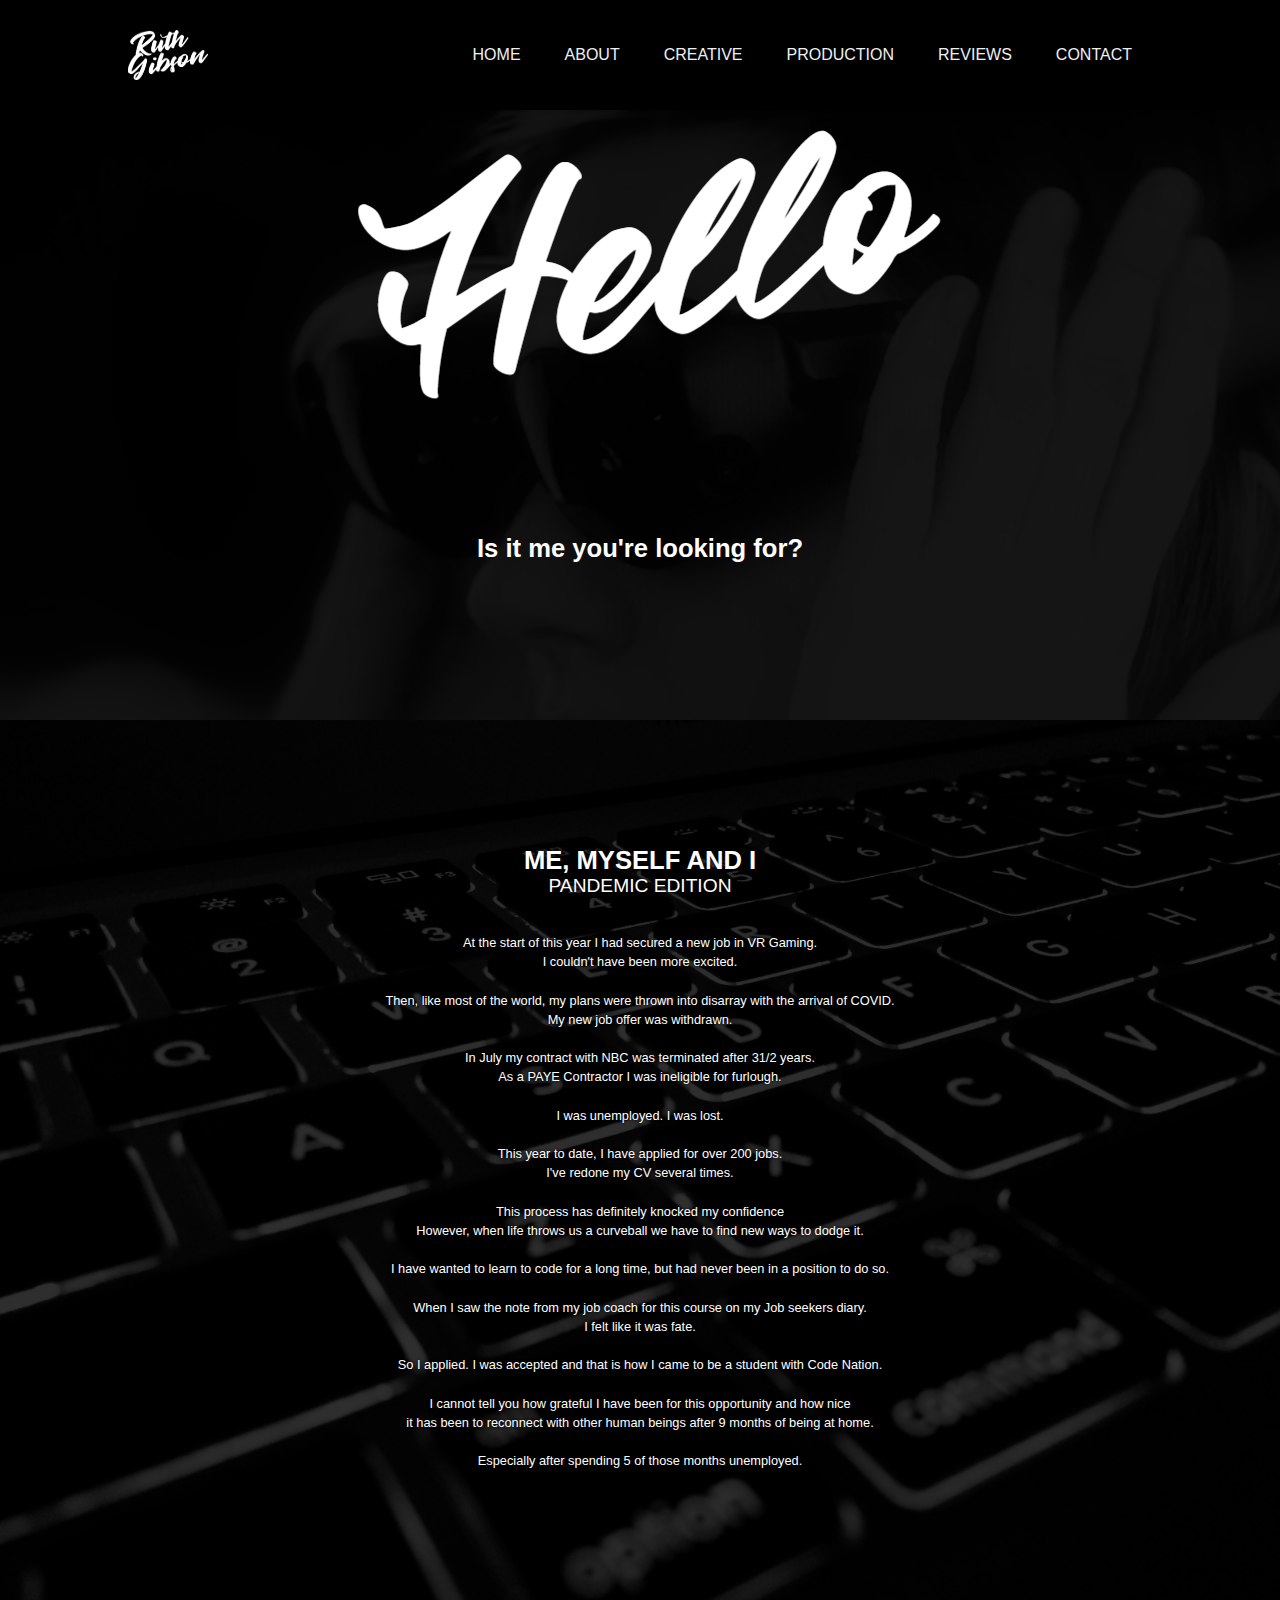
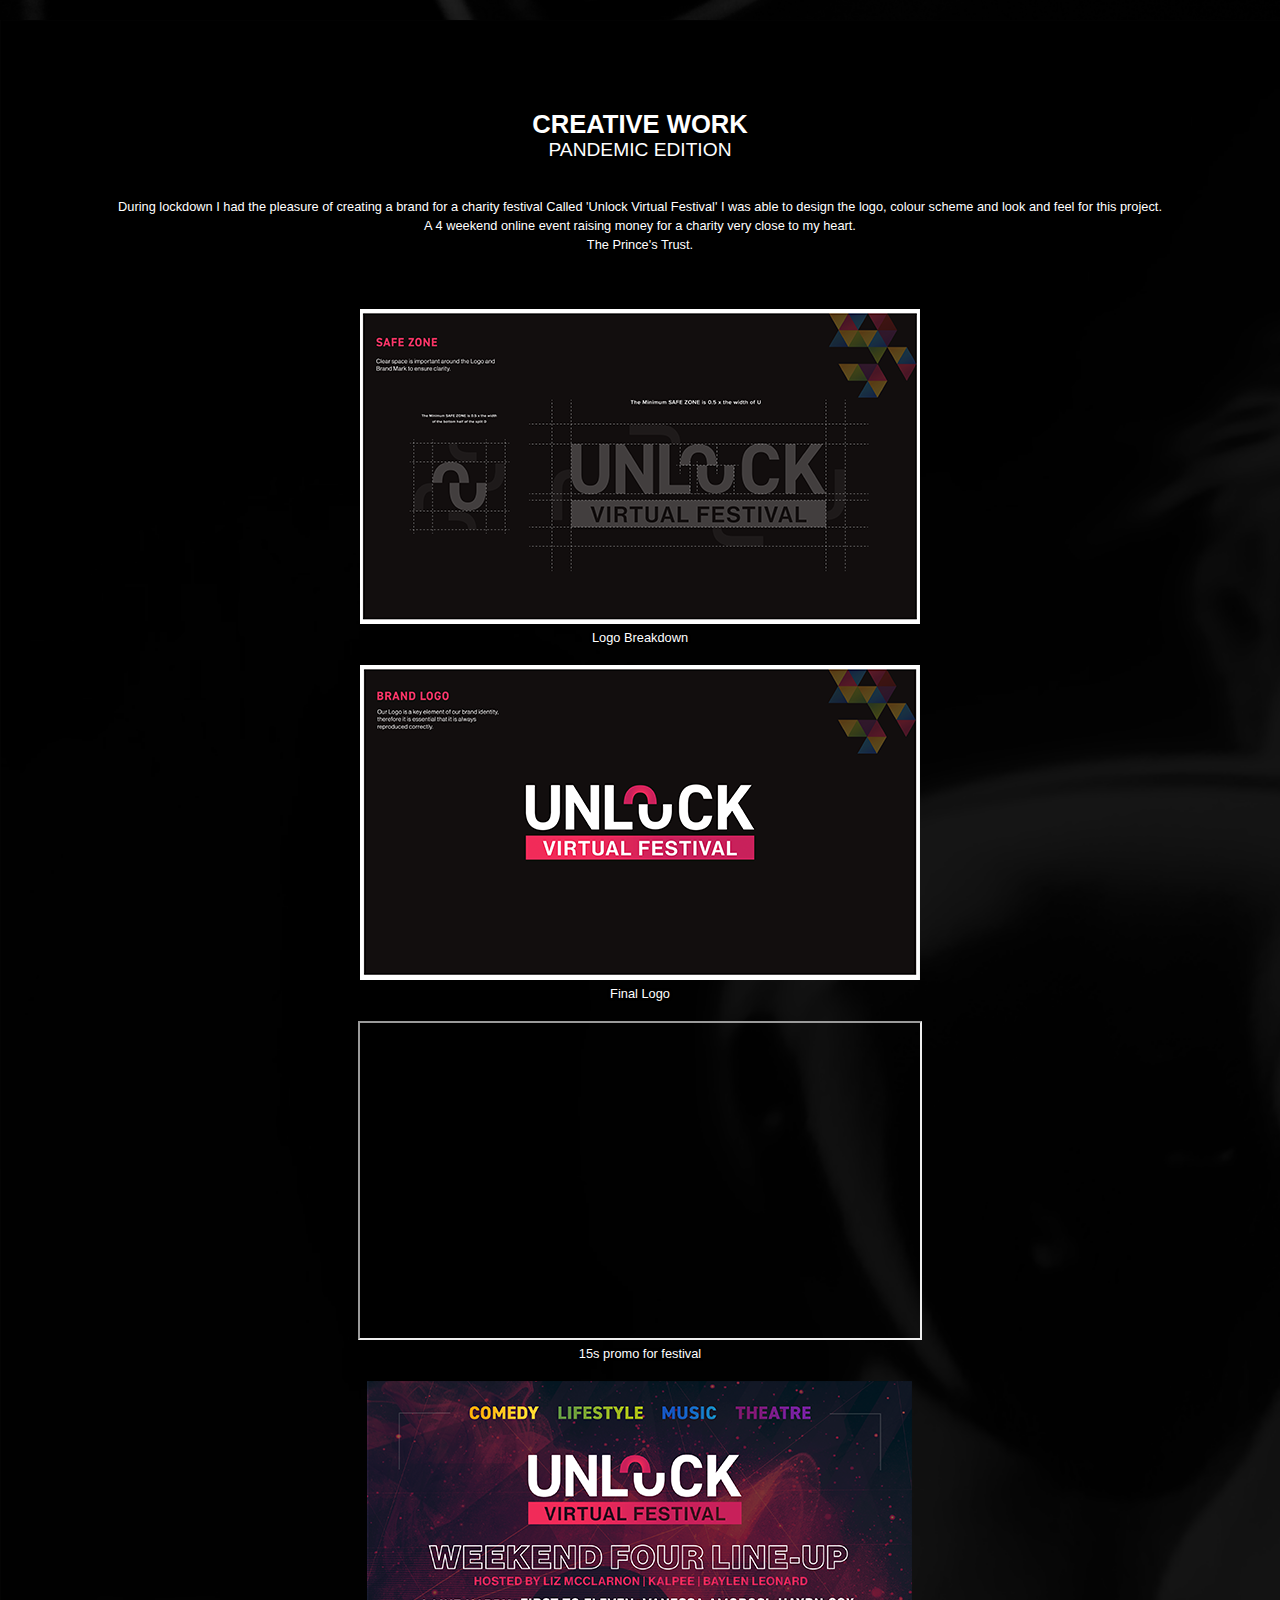
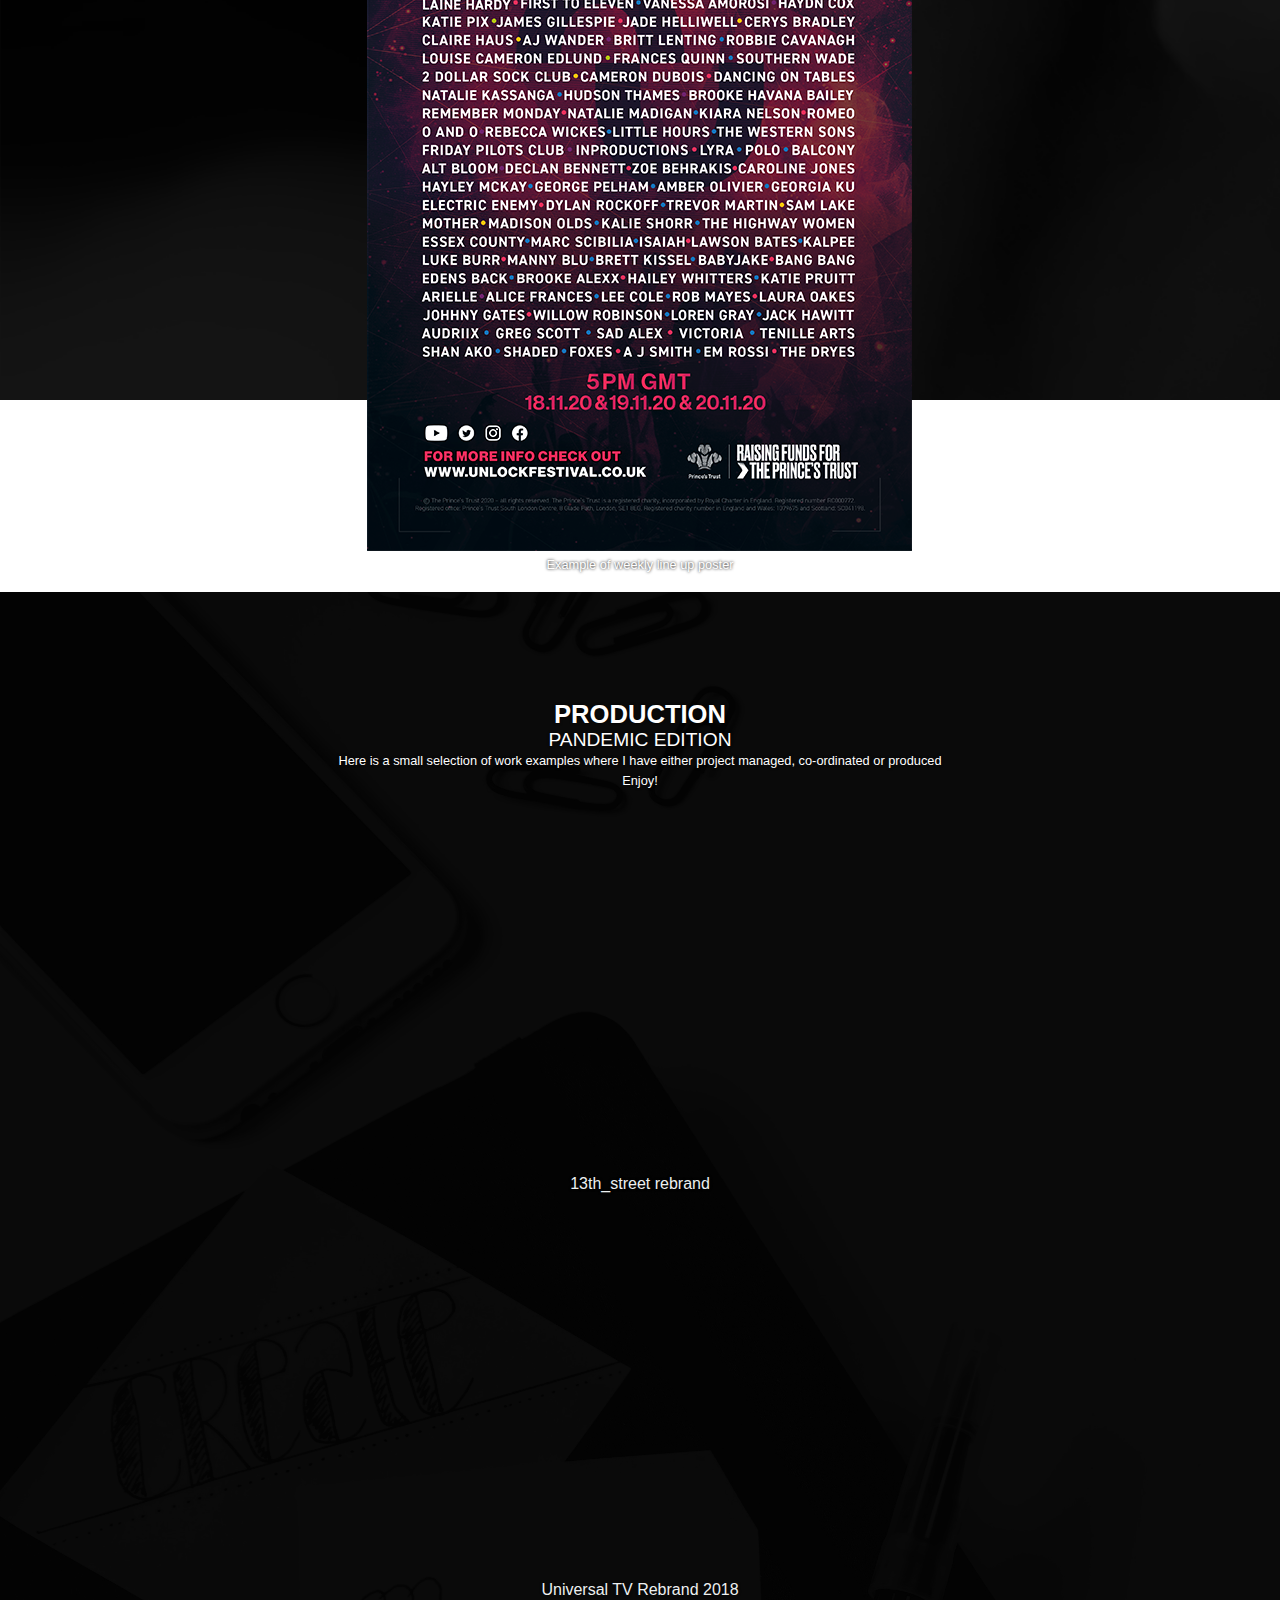
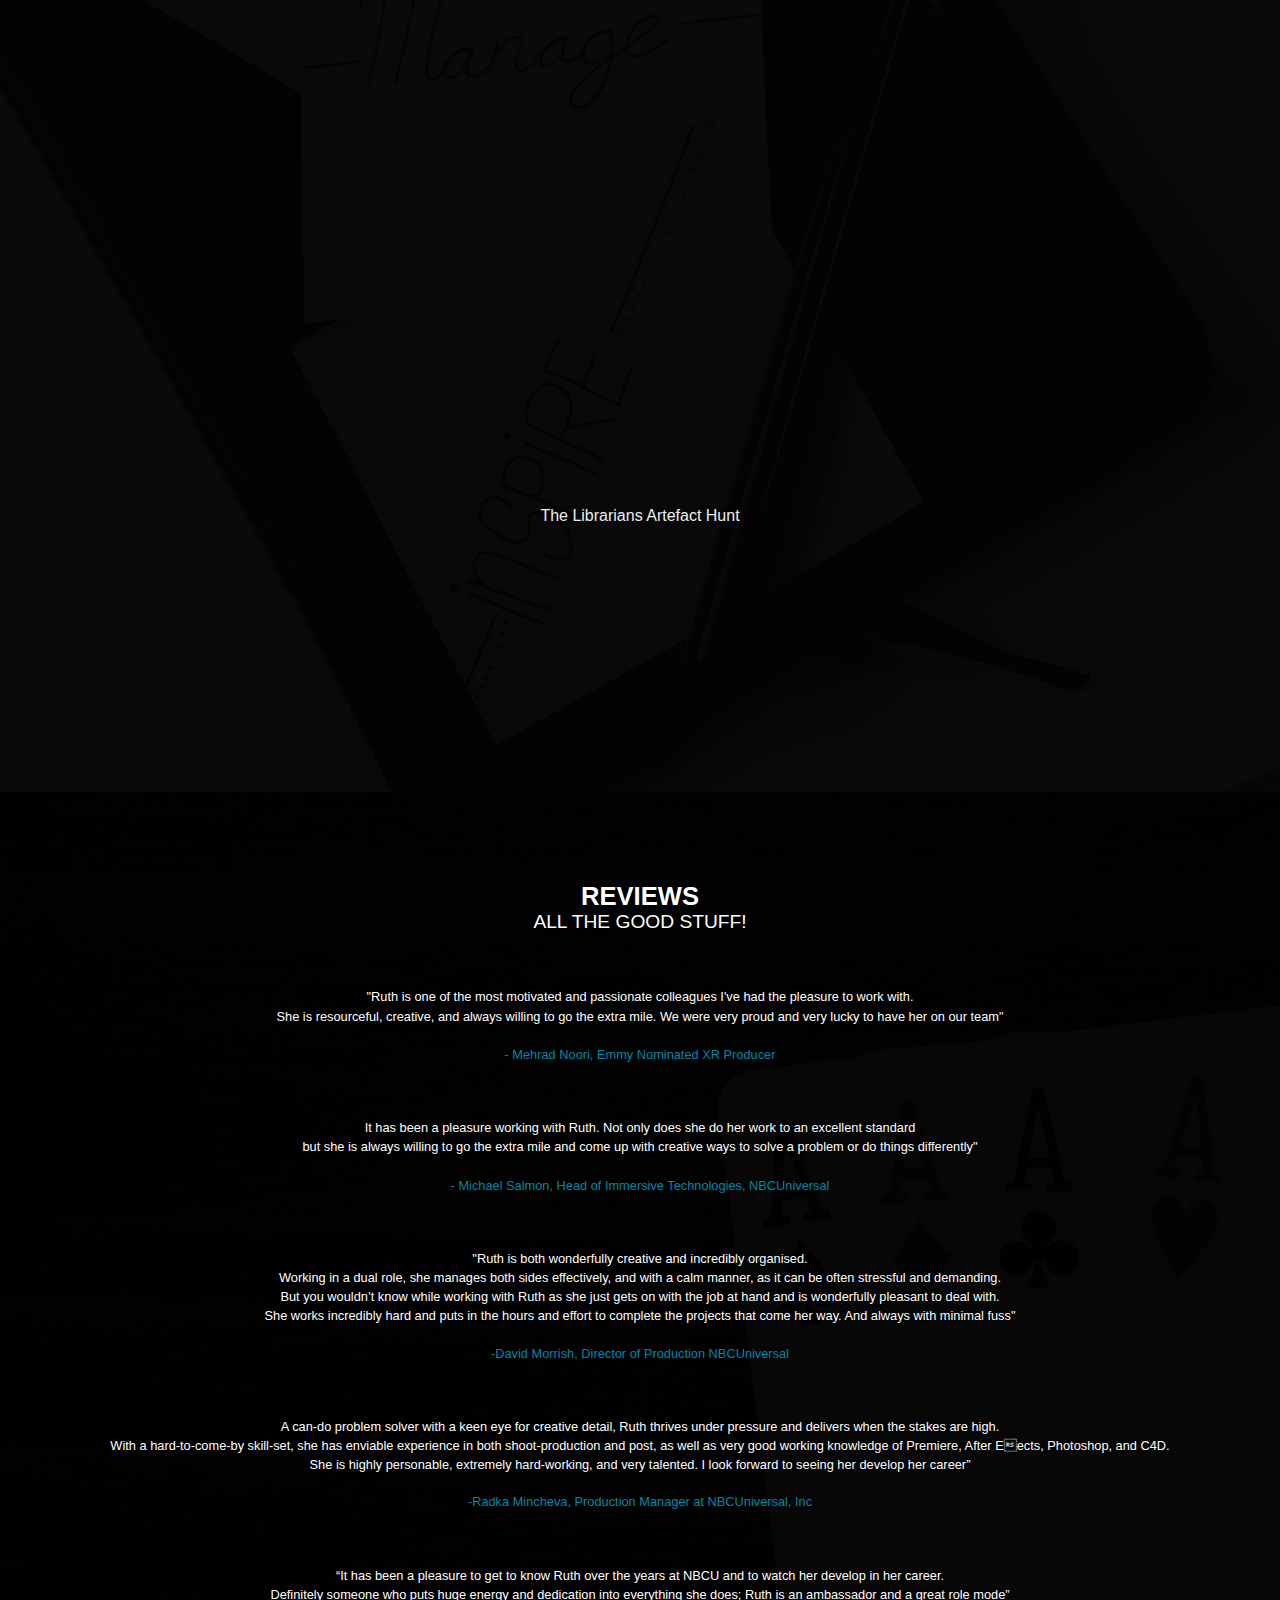
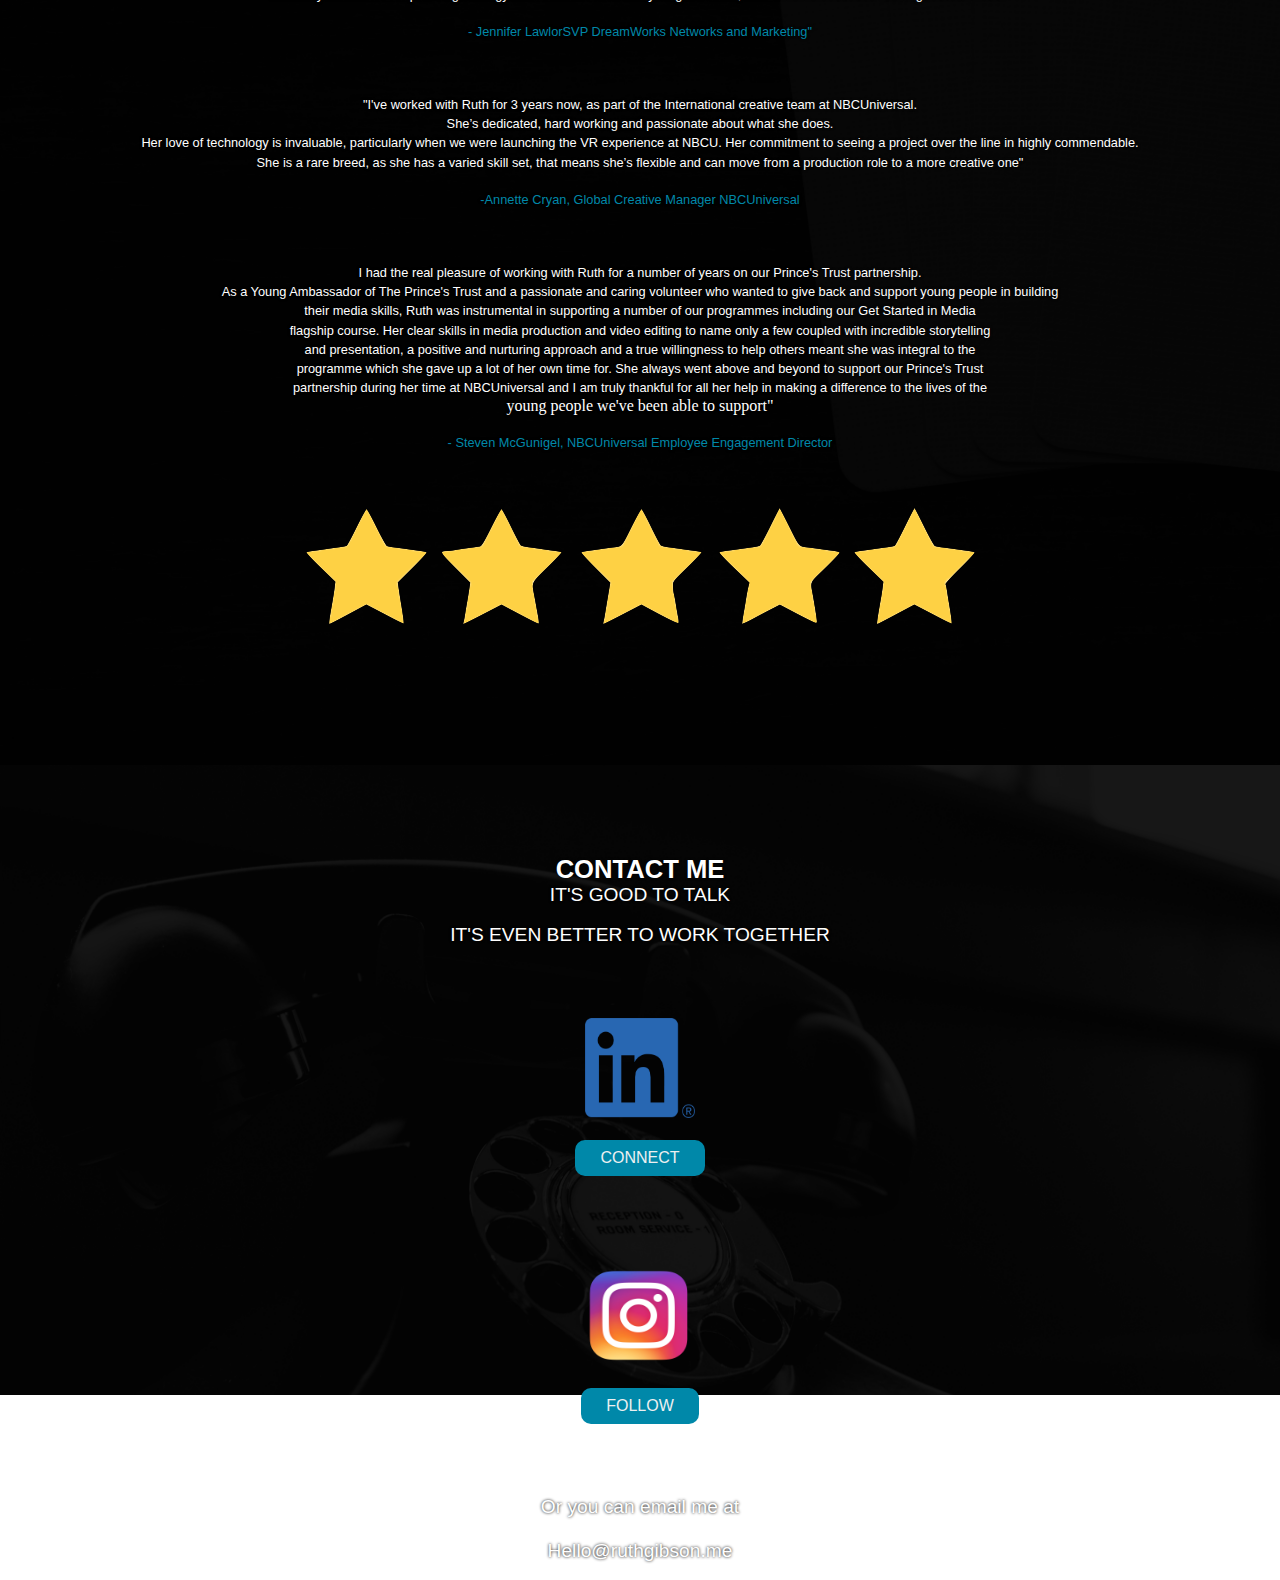
<file: index.html>
<!DOCTYPE html>
<head>
    <meta charset="utf-8">
    <meta http-eqiv="X-UA-Compatible" content="IT=edge">
    <title>Ruth Gibson</title>

    <meta name = "viewport" content="width=device-width, initial scale=1.0">
    <link rel="stylesheet" href="styles.css">
</head>
<body>
    <header>
        <img class="logo" src="logo.png" alt="logo">
        <nav>
            <ul class="nav_links">
                <li><a href="index.html">HOME</a></li>
                <li><a href="about.html">ABOUT</a></li>
                <li><a href="creative.html">CREATIVE</a></li>
                <li><a href="production.html">PRODUCTION</a></li>
                <li><a href="reviews.html">REVIEWS</a></li>
                <li><a href="contact.html">CONTACT</a></li>         
            </ul>
        </nav>
        <!-- <a class="cta" href="#"><button>Say Hello</button></a> I didn't like the button so took it out but kept the code 
        incase I wanted a button anywhere else! -->
</header>
<div id="container">
    <div id="main">
        <div class="hero">
                <div class="centerLogo">
                    <img src="hello.png" alt="hello">
                    <h2> Is it me you're looking for?</h2>
                </div>

<div class="memyselfandi">
    <br>
    <br>
    <h2> ME, MYSELF AND I</h2>
        <h3>PANDEMIC EDITION</h3>
        <br>
        <br>
        <p> At the start of this year I had secured a new job in VR Gaming.<br>
            I couldn't have been more excited. <br><br>
            Then, like most of the world, my plans were thrown into disarray with the arrival of COVID.<br>
            My new job offer was withdrawn. <br><br>
            In July my contract with NBC was terminated after 31/2 years. <br>
            As a PAYE Contractor I was ineligible for furlough. <br><br>
            I was unemployed. I was lost. <br><br>
            This year to date, I have applied for over 200 jobs.<br> 
            I've redone my CV several times.<br><br>
            This process has definitely knocked my confidence<br>
            However, when life throws us a curveball we have to find new ways to dodge it.<br><br>
            I have wanted to learn to code for a long time, but had never been in a position to do so.<br><br>
            When I saw the note from my job coach for this course on my Job seekers diary. <br>
            I felt like it was fate.<br><br>
            So I applied. I was accepted and that is how I came to be a student with Code Nation. <br><br>
            I cannot tell you how grateful I have been for this opportunity and how nice <br>
            it has been to reconnect with other human beings after 9 months of being at home.<br><br>
            Especially after spending 5 of those months unemployed.</p>
    </div>   


<div class="creative">
    <h2> CREATIVE WORK</h2>
        <h3>PANDEMIC EDITION</h3>
        <br>
        <br>
    <p>During lockdown I had the pleasure of creating a brand for a charity festival
    Called 'Unlock Virtual Festival' I was able to design the logo, colour scheme and look and feel for this project. <br>A 4 weekend online event raising money for a charity
    very close to my heart. <br> The Prince's Trust.</p>
    <br>
    <br>
    <br>
    <div class="row">
        <div class="clm1">
            <img src="UNLOCK2.png" alt="unlock2">
            <p>Logo Breakdown</p>
            <br>
        </div>
        <div class="clm3">
            <img src="UNLOCK1.png" alt="unlock1">
            <p>Final Logo</p>
            <br>
        </div>
        <div class="clm2">
            <iframe width="560" height="315" src="https://www.youtube-nocookie.com/embed/Yp0gaw5DvM4" 
            frameborder="5" allow="accelerometer; autoplay; clipboard-write; encrypted-media; 
            gyroscope; picture-in-picture" allowfullscreen></iframe>
            <p>15s promo for festival</p>
            <br>
            <div class="clm3">
                <img src="poster4.png" alt="Poster weekend 4">
                <p>Example of weekly line up poster</p>
                <br>
        </div>
<div class="production">
<br><h2> PRODUCTION</h2>
<h3>PANDEMIC EDITION</h3>
<p> Here is a small selection of work examples where I have either project managed, co-ordinated or produced <br> Enjoy!</p>
<br>
<iframe src="https://player.vimeo.com/video/477410324" width="640" height="360" frameborder="0" allow="autoplay; fullscreen" allowfullscreen></iframe>
<p><a href="https://vimeo.com/477410324">13th_street rebrand</a></p>
<br>
<iframe src="https://player.vimeo.com/video/272917179?color=dcd2ff&title=0&byline=0&portrait=0" width="640" height="360" frameborder="0" allow="autoplay; fullscreen" allowfullscreen></iframe>
<p><a href="https://vimeo.com/272917179">Universal TV Rebrand 2018</a></p>
<br>
<iframe src="https://player.vimeo.com/video/477412888" width="640" height="480" frameborder="0" allow="autoplay; fullscreen" allowfullscreen></iframe>
<br>
<p><a href="https://vimeo.com/477412888">The Librarians Artefact Hunt</a></p>
<br>
<iframe src="https://player.vimeo.com/video/477416426" width="640" height="360" frameborder="0" allow="autoplay; fullscreen" allowfullscreen></iframe>
<p><a href="https://vimeo.com/477416426">Eleven Eleven VR Playstation</a> </p>
</div>

</div>
<div class="reviews">

<h2>REVIEWS</h2>
<h3>ALL THE GOOD STUFF!</h3>
<br>
<br>
<br>
<h4>"Ruth is one of the most motivated and passionate colleagues I've had the pleasure to work with.<br>
    She is resourceful, creative, and always willing to go the extra mile. We were very proud and very lucky to have her on our team"<br>
    <br>
    <h5>- Mehrad Noori, Emmy Nominated XR Producer</h4>
<br>
<br>
<br>
<h4>It has been a pleasure working with Ruth. Not only does she do her work to an excellent standard <br>but she is always willing to
    go the extra mile and come up with creative ways to solve a problem or do things differently"<br>
    <br>
   <h5>- Michael Salmon, Head of Immersive Technologies, NBCUniversal</h5>
<br>
<br>
<br>
<h4>"Ruth is both wonderfully creative and incredibly organised.<br>
    Working in a dual role, she manages both sides effectively, and with a calm manner, as it can be often stressful and demanding.<br>
    But you wouldn’t know while working with Ruth as she just gets on with the job at hand and is wonderfully pleasant to deal with.<br>
    She works incredibly hard and puts in the hours and effort to complete the projects that come her way. And always with minimal fuss"<br></h4>
    <br>
    <h5>-David Morrish, Director of Production NBCUniversal</h5>
    <br>
    <br>
    <br>
<h4>A can-do problem solver with a keen eye for creative detail, Ruth thrives under
    pressure and delivers when the stakes are high.<br> With a hard-to-come-by skill-set, she has enviable experience in both
    shoot-production and post, as well as very good working knowledge of Premiere, After Eects, Photoshop, and C4D.<br>
    She is highly personable, extremely hard-working, and very talented. I look forward to seeing her develop her career”<br></h4>
    <br>
    <h5>-Radka Mincheva, Production Manager at NBCUniversal, Inc</h5>
    <br>
    <br>
    <br>
<h4>“It has been a pleasure to get to know Ruth over the years at NBCU and to watch her develop in her career.<br>
    Definitely someone who puts huge energy and dedication into everything she does; Ruth is an ambassador and a great role mode”<br></h4>
    <br>
    <h5>- Jennifer LawlorSVP DreamWorks Networks and Marketing"</h5>
    <br>
    <br>
    <br>
<h4>"I've worked with Ruth for 3 years now, as part of the International creative team at NBCUniversal.<br>
    She’s dedicated, hard working and passionate about what she does.<br> Her love of technology is invaluable, particularly
    when we were launching the VR experience at NBCU. Her commitment to seeing a project over the line in highly commendable.<br>
    She is a rare breed, as she has a varied skill set, that means she’s flexible and can move from a production role to a more creative one"</h4>
    <br>
    <h5>-Annette Cryan, Global Creative Manager NBCUniversal</h5>
    <br>
    <br>
    <br>
<h4> I had the real pleasure of working with Ruth for a number of years on our Prince's Trust partnership.<br>As a Young Ambassador
    of The Prince's Trust and a passionate and caring volunteer who wanted to give back and support young people in building<br>
    their media skills, Ruth was instrumental in supporting a number of our programmes including our Get Started in Media<br>
    flagship course. Her clear skills in media production and video editing to name only a few coupled with incredible storytelling<br>
    and presentation, a positive and nurturing approach and a true willingness to help others meant she was integral to the<br>
    programme which she gave up a lot of her own time for. She always went above and beyond to support our Prince's Trust<br>
    partnership during her time at NBCUniversal and I am truly thankful for all her help in making a difference to the lives of the<br></h4>
    young people we've been able to support"<br>
    <br>
    <h5>- Steven McGunigel, NBCUniversal Employee Engagement Director</h5>
<br>
<br>
<br>
<img src="5 stars.png" alt="5 gold stars">
<br>
<div class="contact">
    <h2>CONTACT ME</h2>
    <h3>IT'S GOOD TO TALK</h3>
    <br>
    <h3>IT'S EVEN BETTER TO WORK TOGETHER</h3>
    <br>
    <br>
    <br>
    <br>
    <div class="linkedin">
    <img src="linkedin.png" alt="Linked in Logo" width="110px" height="100px">
    <a href="https://www.linkedin.com/in/ruthngibson/"><BR><br><button>CONNECT</button> </p>
    <br>
    <br>
    <br>
    <br>
    <br>
<div class ="instagram">
    <img src="insta.png" alt="Instagram Logo" width="110px" height="100px">
    <a href="https://www.instagram.com/jamberary"><BR><br><button>FOLLOW</button> </p>
</div>
<br>
<br>
<br>
<br>
<h3> Or you can email me at <br>
<br>
     Hello@ruthgibson.me</h3>
<br>

</body>
</html>
</file>
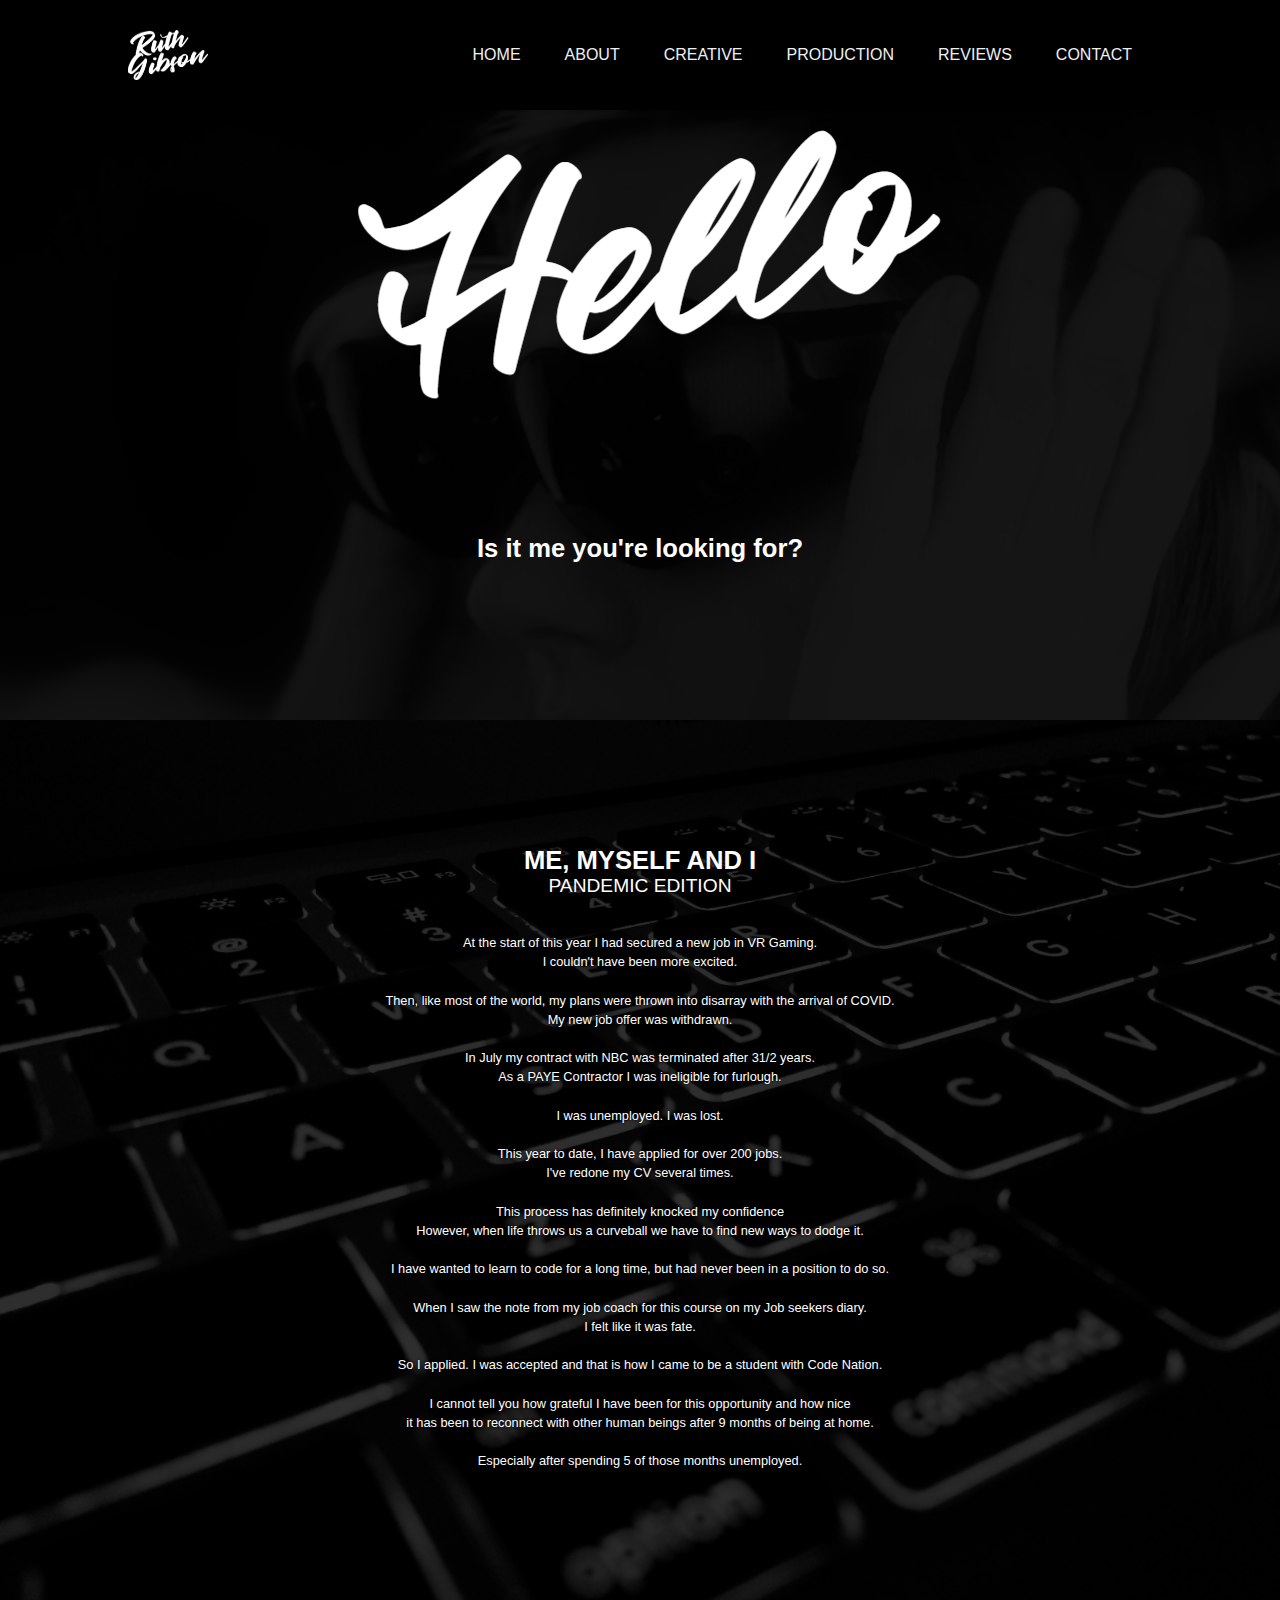
<file: about.html>
<!DOCTYPE html>
<head>
    <meta charset="utf-8">
    <meta http-eqiv="X-UA-Compatible" content="IT=edge">
    <title>About Ruth</title>

    <meta name = "viewport" content="width=device-width, initial scale=1.0">
    <link rel="stylesheet" href="styles.css">
</head>
<body>
    <header>
        <img class="logo" src="logo.png" alt="logo">
        <nav>
            <ul class="nav_links">
                <li><a href="index.html">HOME</a></li>
                <li><a class= href="about.html">ABOUT</a></li>
                <li><a href="creative.html">CREATIVE</a></li>
                <li><a href="production.html">PRODUCTION</a></li>
                <li><a href="reviews.html">REVIEWS</a></li>
                <li><a href="contact.html">CONTACT</a></li>         
            </ul>
        </nav>
        <!-- <a class="cta" href="#"><button>Say Hello</button></a> I didn't like the button so took it out but kept the code 
        incase I wanted a button anywhere else! -->
</header>
    
<div class="hero">
        <div class="centerLogo">
            <img src="hello.png" alt="hello">
            <h2> Is it me you're looking for?</h2>
          </div>

<div class="memyselfandi">
    <br>
    <br>
    <h2> ME, MYSELF AND I</h2>
        <h3>PANDEMIC EDITION</h3>
        <br>
        <br>
        <p> At the start of this year I had secured a new job in VR Gaming.<br>
            I couldn't have been more excited. <br><br>
            Then, like most of the world, my plans were thrown into disarray with the arrival of COVID.<br>
            My new job offer was withdrawn. <br><br>
            In July my contract with NBC was terminated after 31/2 years. <br>
            As a PAYE Contractor I was ineligible for furlough. <br><br>
            I was unemployed. I was lost. <br><br>
            This year to date, I have applied for over 200 jobs.<br> 
            I've redone my CV several times.<br><br>
            This process has definitely knocked my confidence<br>
            However, when life throws us a curveball we have to find new ways to dodge it.<br><br>
            I have wanted to learn to code for a long time, but had never been in a position to do so.<br><br>
            When I saw the note from my job coach for this course on my Job seekers diary. <br>
            I felt like it was fate.<br><br>
            So I applied. I was accepted and that is how I came to be a student with Code Nation. <br><br>
            I cannot tell you how grateful I have been for this opportunity and how nice <br>
            it has been to reconnect with other human beings after 9 months of being at home.<br><br>
            Especially after spending 5 of those months unemployed.</p>
    </div>
</file>
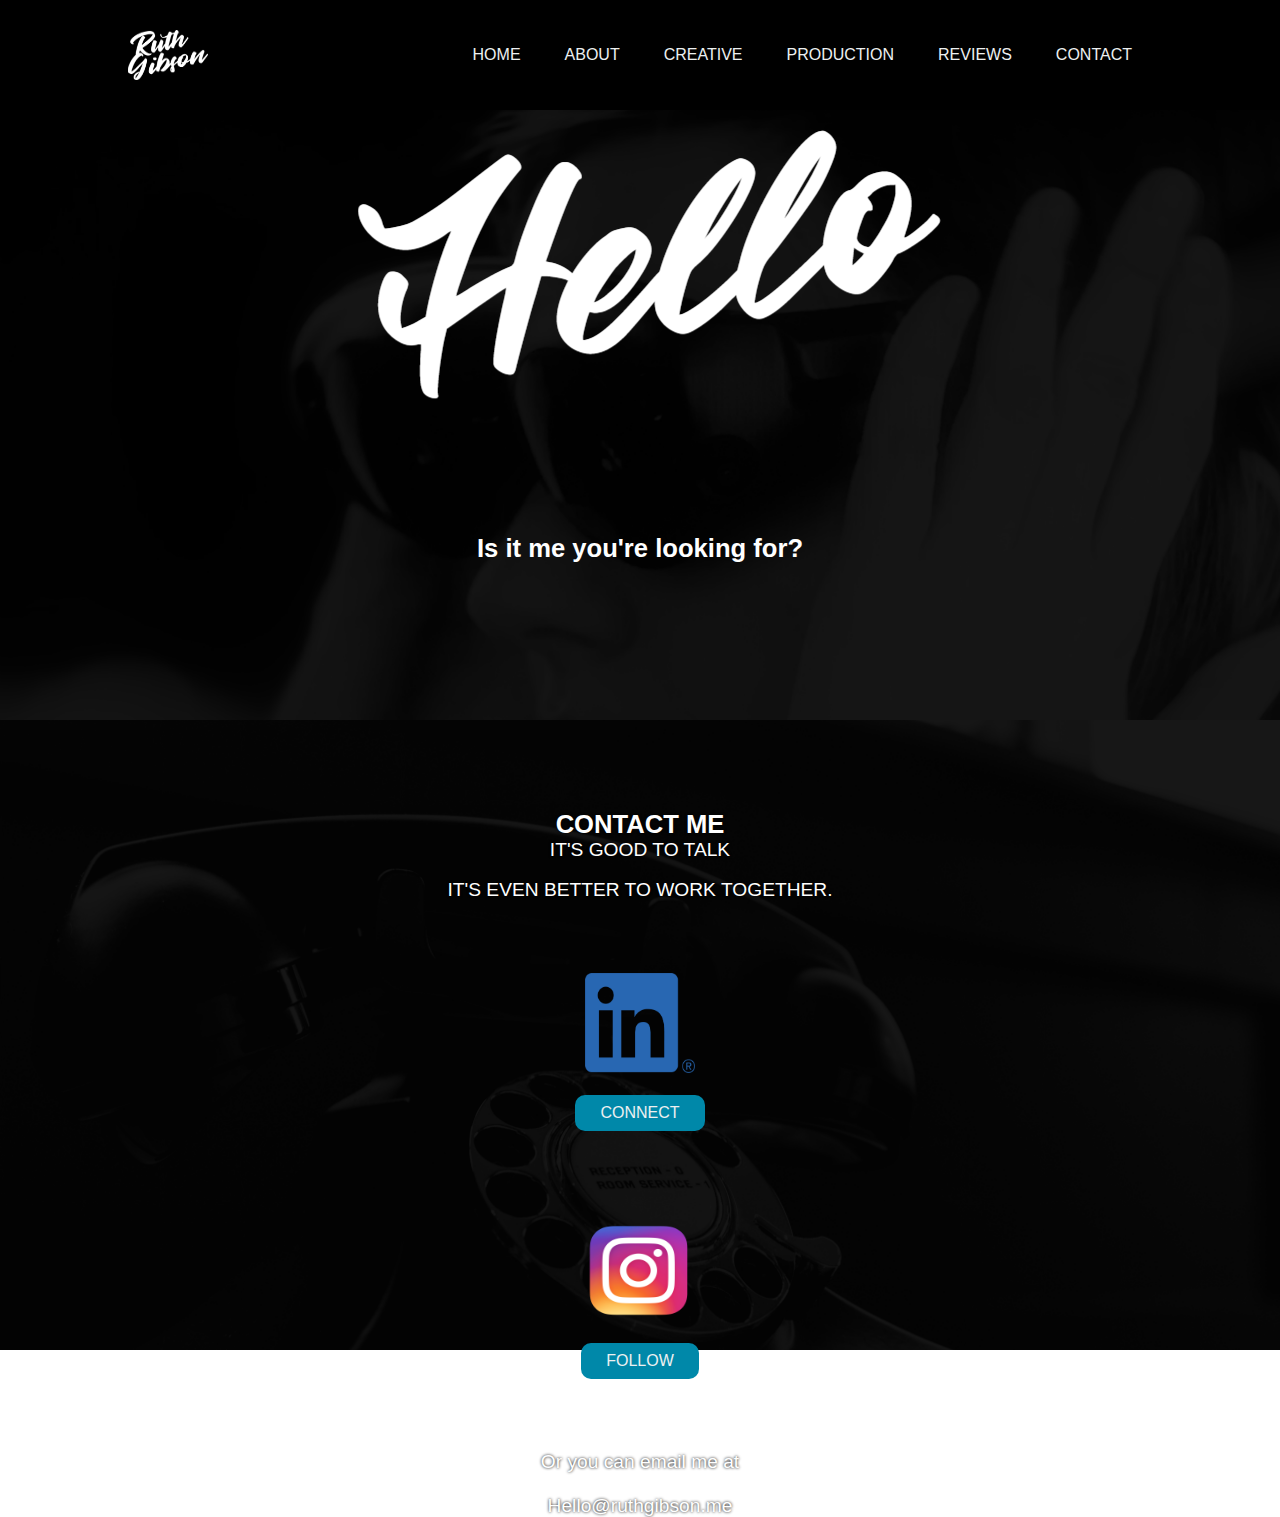
<file: contact.html>
<!DOCTYPE html>
<head>
    <meta charset="utf-8">
    <meta http-eqiv="X-UA-Compatible" content="IT=edge">
    <title>Contact Ruth</title>

    <meta name = "viewport" content="width=device-width, initial scale=1.0">
    <link rel="stylesheet" href="styles.css">
</head>
<body>
    <header>
        <img class="logo" src="logo.png" alt="logo">
        <nav>
            <ul class="nav_links">
                <li><a href="index.html">HOME</a></li>
                <li><a href="about.html">ABOUT</a></li>
                <li><a href="creative.html">CREATIVE</a></li>
                <li><a href="production.html">PRODUCTION</a></li>
                <li><a href="reviews.html">REVIEWS</a></li>
                <li><a href="contact.html">CONTACT</a></li>         
            </ul>
        </nav>
        <!-- <a class="cta" href="#"><button>Say Hello</button></a> I didn't like the button so took it out but kept the code 
        incase I wanted a button anywhere else! -->
</header>
    
<div class="hero">
        <div class="centerLogo">
            <img src="hello.png" alt="hello">
            <h2> Is it me you're looking for?</h2>
          </div>

          <div class="contact2">
            <h2>CONTACT ME</h2>
            <h3>IT'S GOOD TO TALK</h3>
            <br>
            <h3>IT'S EVEN BETTER TO WORK TOGETHER.</h3>
            <br>
            <br>
            <br>
            <br>
            <div class="linkedin">
            <img src="linkedin.png" alt="Linked in Logo" width="110px" height="100px">
            <a href="https://www.linkedin.com/in/ruthngibson/"><BR><br><button>CONNECT</button> </p>
            <br>
            <br>
            <br>
            <br>
            <br>
        <div class ="instagram">
            <img src="insta.png" alt="Instagram Logo" width="110px" height="100px">
            <a href="https://www.instagram.com/jamberary"><BR><br><button>FOLLOW</button> </p>
        </div>
        <br>
        <br>
        <br>
        <br>
        <h3> Or you can email me at <br>
        <br>
        Hello@ruthgibson.me</h3>
        </body>
        
        </html>
</file>
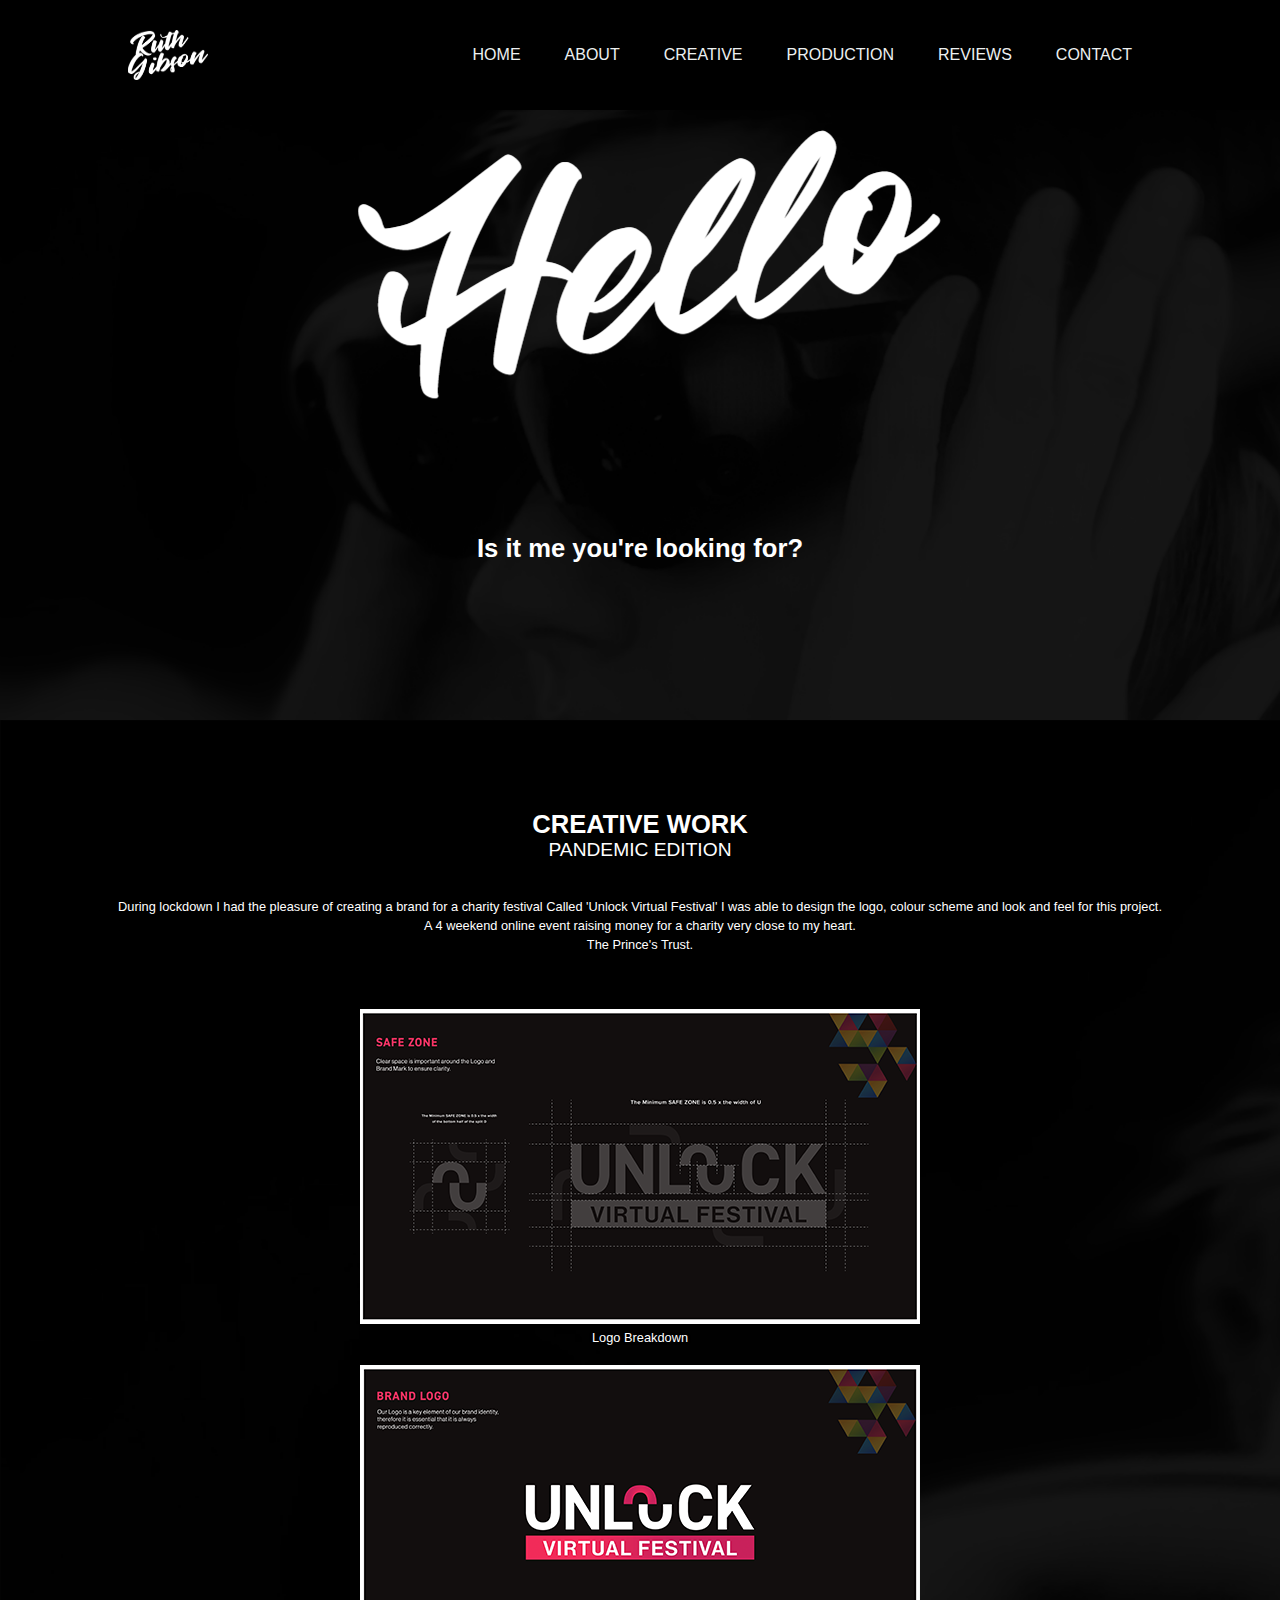
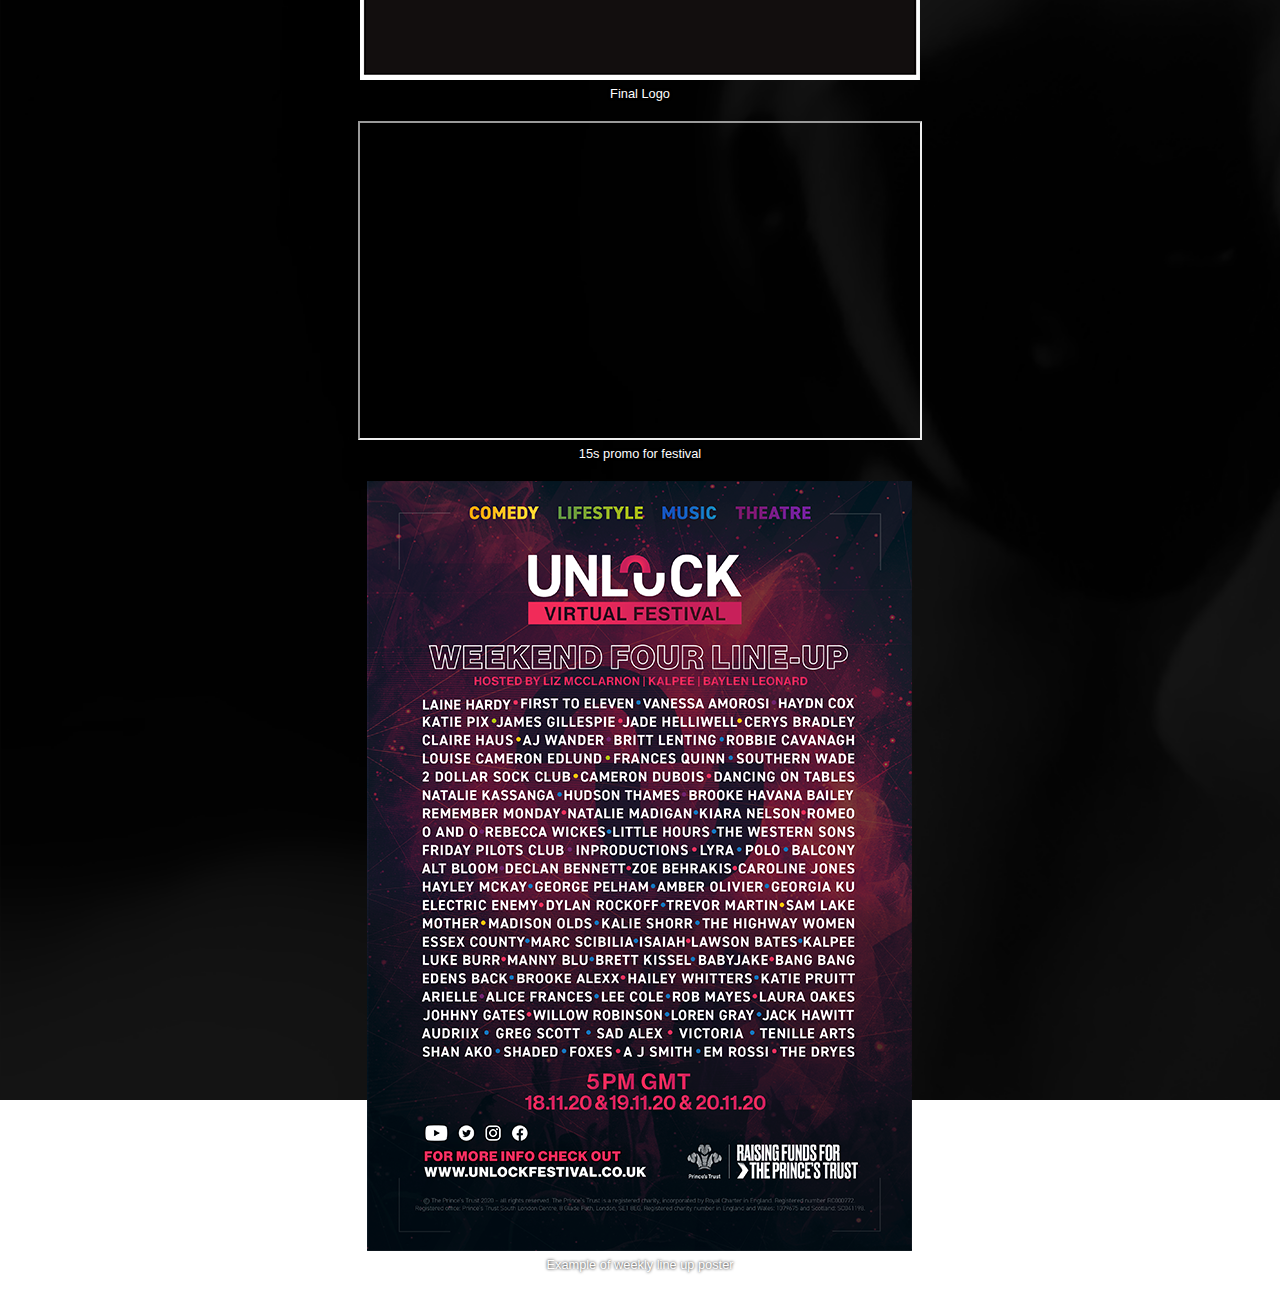
<file: creative.html>
<!DOCTYPE html>
<head>
    <meta charset="utf-8">
    <meta http-eqiv="X-UA-Compatible" content="IT=edge">
    <title>Creative Ruth</title>

    <meta name = "viewport" content="width=device-width, initial scale=1.0">
    <link rel="stylesheet" href="styles.css">
</head>
<body>
    <header>
        <img class="logo" src="logo.png" alt="logo">
        <nav>
            <ul class="nav_links">
                <li><a href="index.html">HOME</a></li>
                <li><a href="about.html">ABOUT</a></li>
                <li><a href="creative.html">CREATIVE</a></li>
                <li><a href="production.html">PRODUCTION</a></li>
                <li><a href="reviews.html">REVIEWS</a></li>
                <li><a href="contact.html">CONTACT</a></li>         
            </ul>
        </nav>
        <!-- <a class="cta" href="#"><button>Say Hello</button></a> I didn't like the button so took it out but kept the code 
        incase I wanted a button anywhere else! -->
</header>

<div class="hero">
    <div class="centerLogo">
        <img src="hello.png" alt="hello">
        <h2> Is it me you're looking for?</h2>
      </div>

    
<div class="creative">
    <h2> CREATIVE WORK</h2>
        <h3>PANDEMIC EDITION</h3>
        <br>
        <br>
    <p>During lockdown I had the pleasure of creating a brand for a charity festival
    Called 'Unlock Virtual Festival' I was able to design the logo, colour scheme and look and feel for this project. <br>A 4 weekend online event raising money for a charity
    very close to my heart. <br> The Prince's Trust.</p>
    <br>
    <br>
    <br>
    <div class="row">
        <div class="clm1">
            <img src="UNLOCK2.png" alt="unlock2">
            <p>Logo Breakdown</p>
            <br>
        </div>
        <div class="clm3">
            <img src="UNLOCK1.png" alt="unlock1">
            <p>Final Logo</p>
            <br>
        </div>
        <div class="clm2">
            <iframe width="560" height="315" src="https://www.youtube-nocookie.com/embed/Yp0gaw5DvM4" 
            frameborder="5" allow="accelerometer; autoplay; clipboard-write; encrypted-media; 
            gyroscope; picture-in-picture" allowfullscreen></iframe>
            <p>15s promo for festival</p>
            <br>
            <div class="clm3">
                <img src="poster4.png" alt="Poster weekend 4">
                <p>Example of weekly line up poster</p>
                <br>
        </div>
        </div>
        
    </body>
</file>
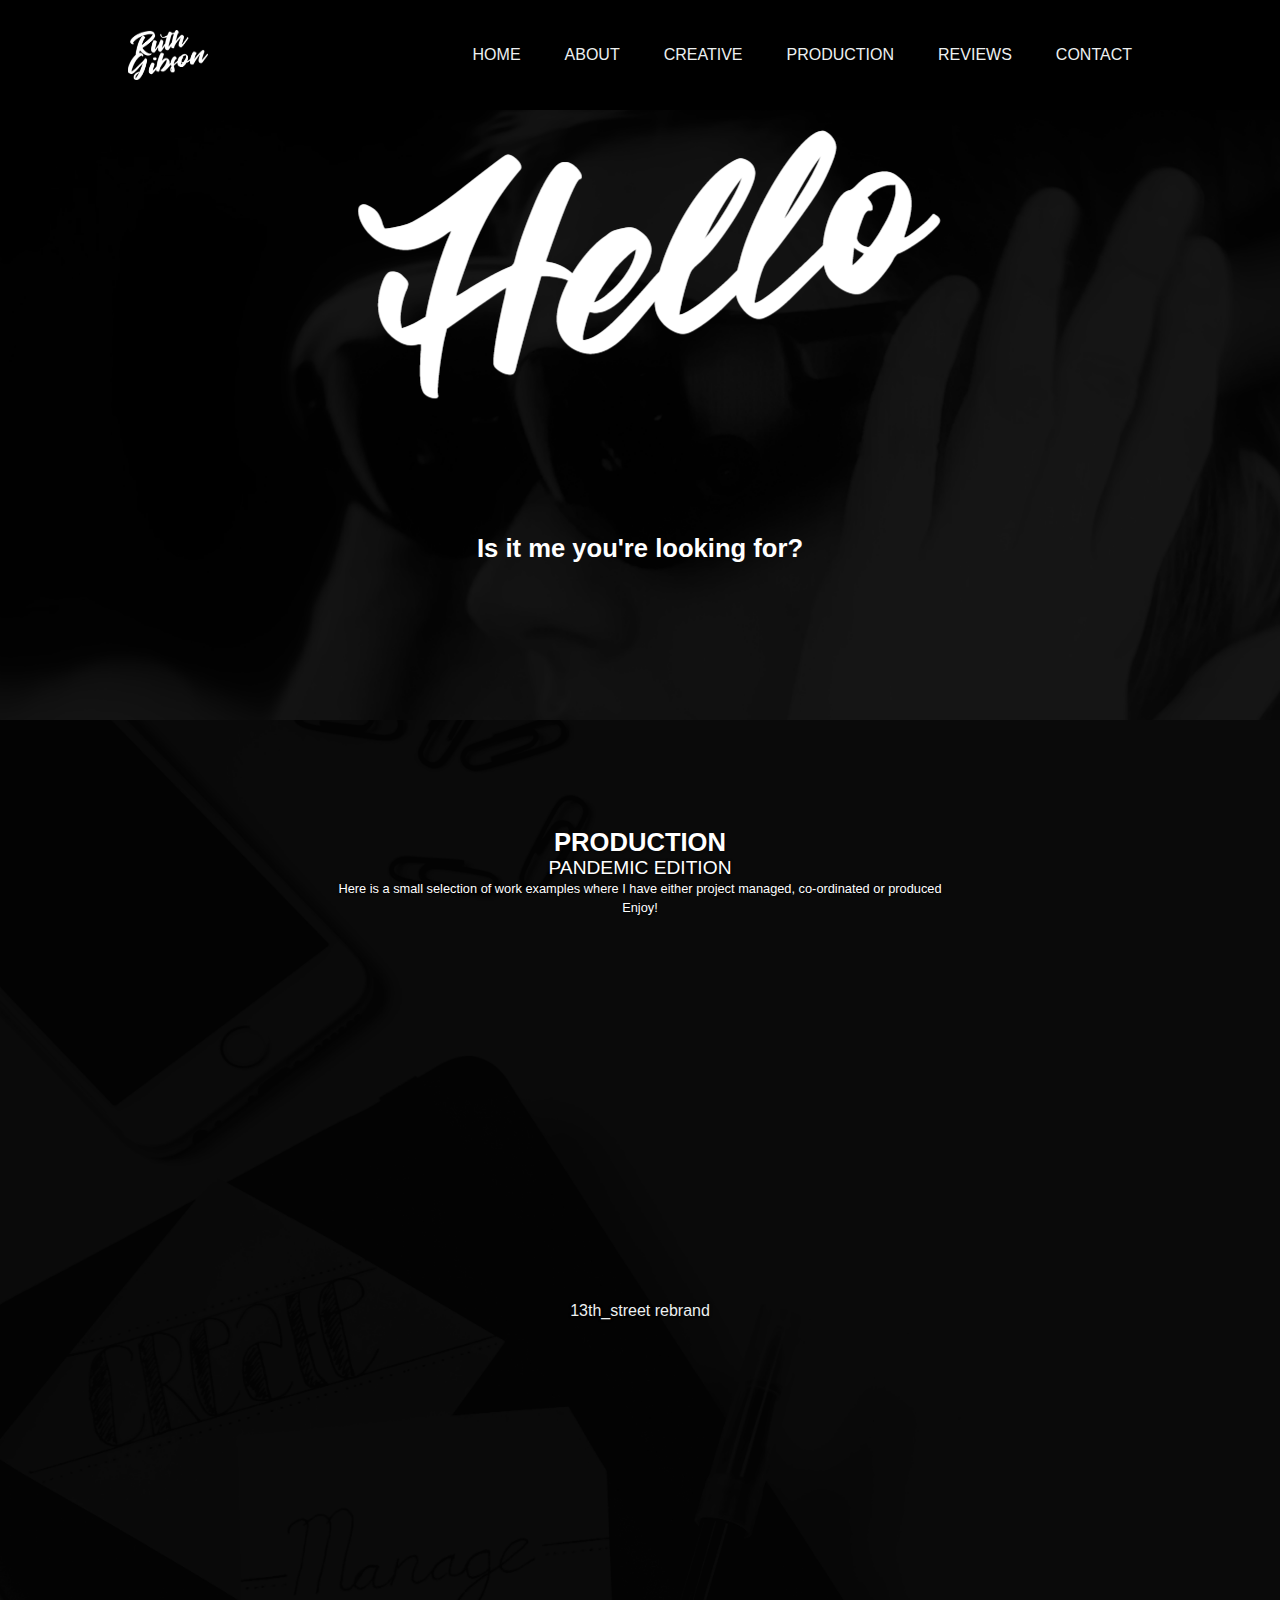
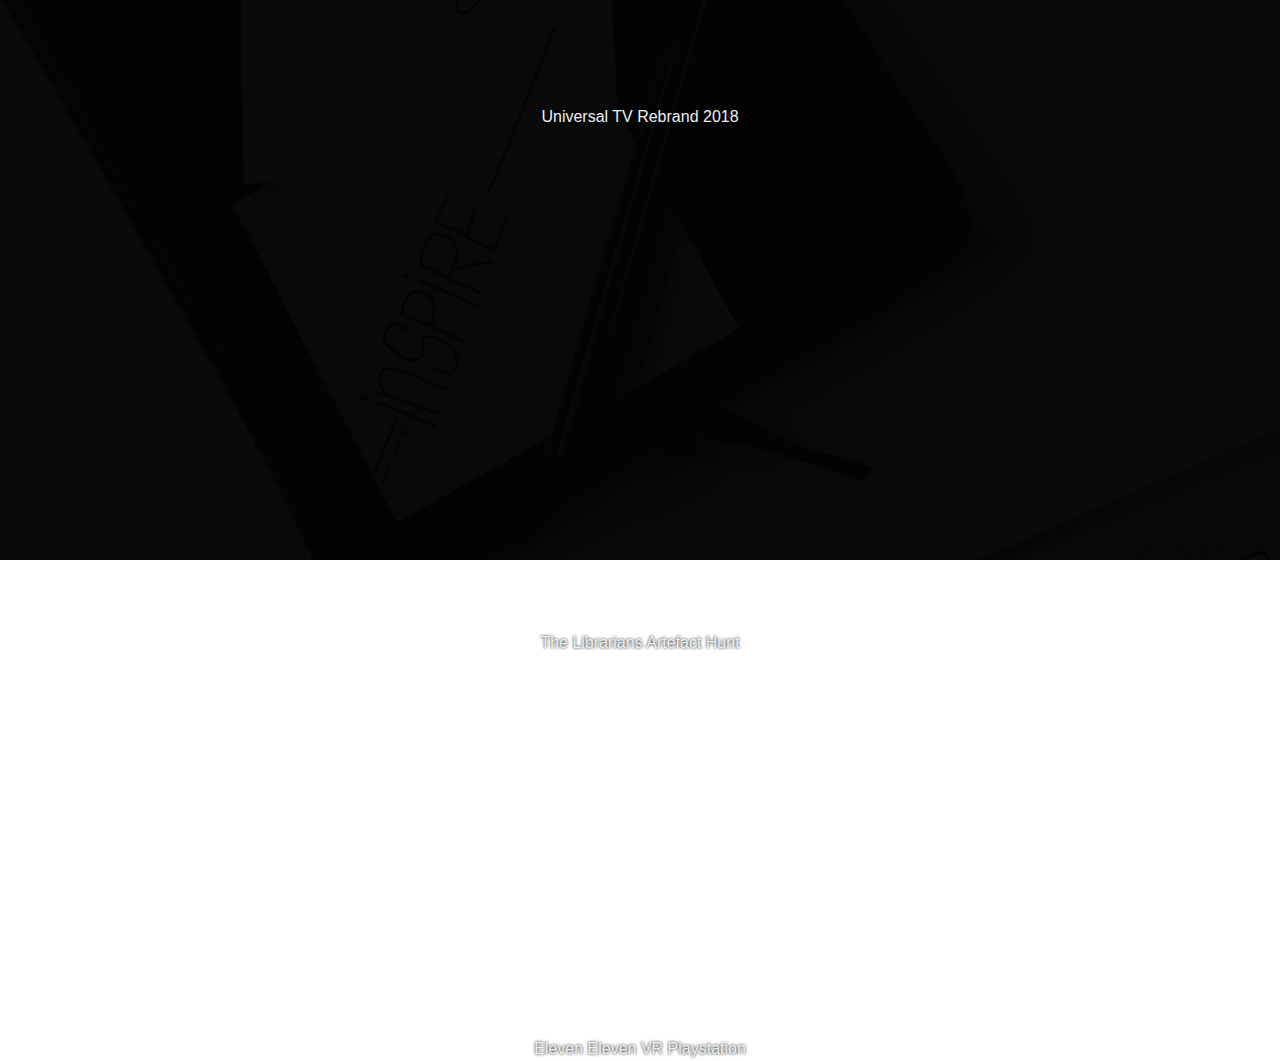
<file: production.html>
<!DOCTYPE html>
<head>
    <meta charset="utf-8">
    <meta http-eqiv="X-UA-Compatible" content="IT=edge">
    <title>Ruth's Production</title>

    <meta name = "viewport" content="width=device-width, initial scale=1.0">
    <link rel="stylesheet" href="styles.css">
</head>
<body>
    <header>
        <img class="logo" src="logo.png" alt="logo">
        <nav>
            <ul class="nav_links">
                <li><a href="index.html">HOME</a></li>
                <li><a href="about.html">ABOUT</a></li>
                <li><a href="creative.html">CREATIVE</a></li>
                <li><a href="production.html">PRODUCTION</a></li>
                <li><a href="reviews.html">REVIEWS</a></li>
                <li><a href="contact.html">CONTACT</a></li>         
            </ul>
        </nav>
        <!-- <a class="cta" href="#"><button>Say Hello</button></a> I didn't like the button so took it out but kept the code 
        incase I wanted a button anywhere else! -->
</header>

<div class="hero">
    <div class="centerLogo">
        <img src="hello.png" alt="hello">
        <h2> Is it me you're looking for?</h2>
      </div>

      <div class="production2">
        <br><h2> PRODUCTION</h2>
        <h3>PANDEMIC EDITION</h3>
        <p> Here is a small selection of work examples where I have either project managed, co-ordinated or produced <br> Enjoy!</p>
        <br>
        <iframe src="https://player.vimeo.com/video/477410324" width="640" height="360" frameborder="0" allow="autoplay; fullscreen" allowfullscreen></iframe>
        <p><a href="https://vimeo.com/477410324">13th_street rebrand</a></p>
        <br>
        <iframe src="https://player.vimeo.com/video/272917179?color=dcd2ff&title=0&byline=0&portrait=0" width="640" height="360" frameborder="0" allow="autoplay; fullscreen" allowfullscreen></iframe>
        <p><a href="https://vimeo.com/272917179">Universal TV Rebrand 2018</a></p>
        <br>
        <iframe src="https://player.vimeo.com/video/477412888" width="640" height="480" frameborder="0" allow="autoplay; fullscreen" allowfullscreen></iframe>
        <br>
        <p><a href="https://vimeo.com/477412888">The Librarians Artefact Hunt</a></p>
        <br>
        <iframe src="https://player.vimeo.com/video/477416426" width="640" height="360" frameborder="0" allow="autoplay; fullscreen" allowfullscreen></iframe>
        <p><a href="https://vimeo.com/477416426">Eleven Eleven VR Playstation</a> </p>
        </div>
</file>
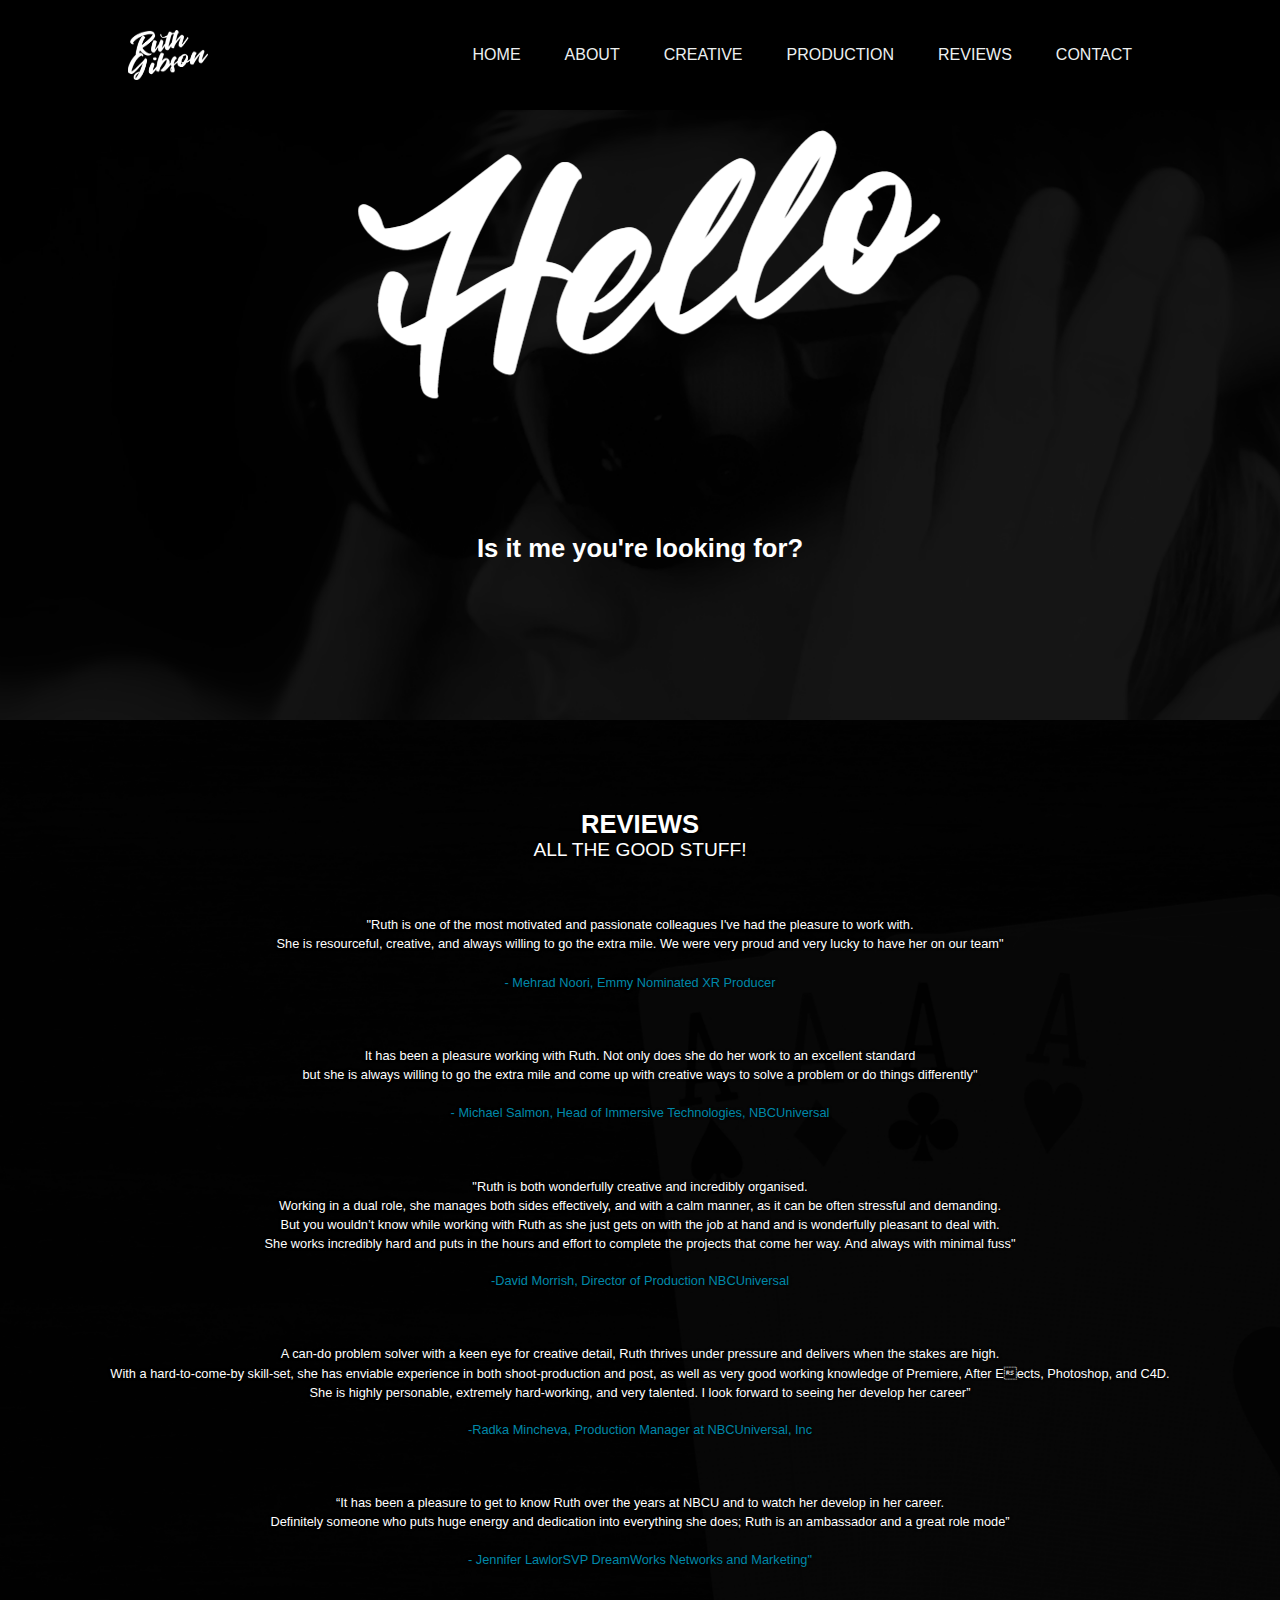
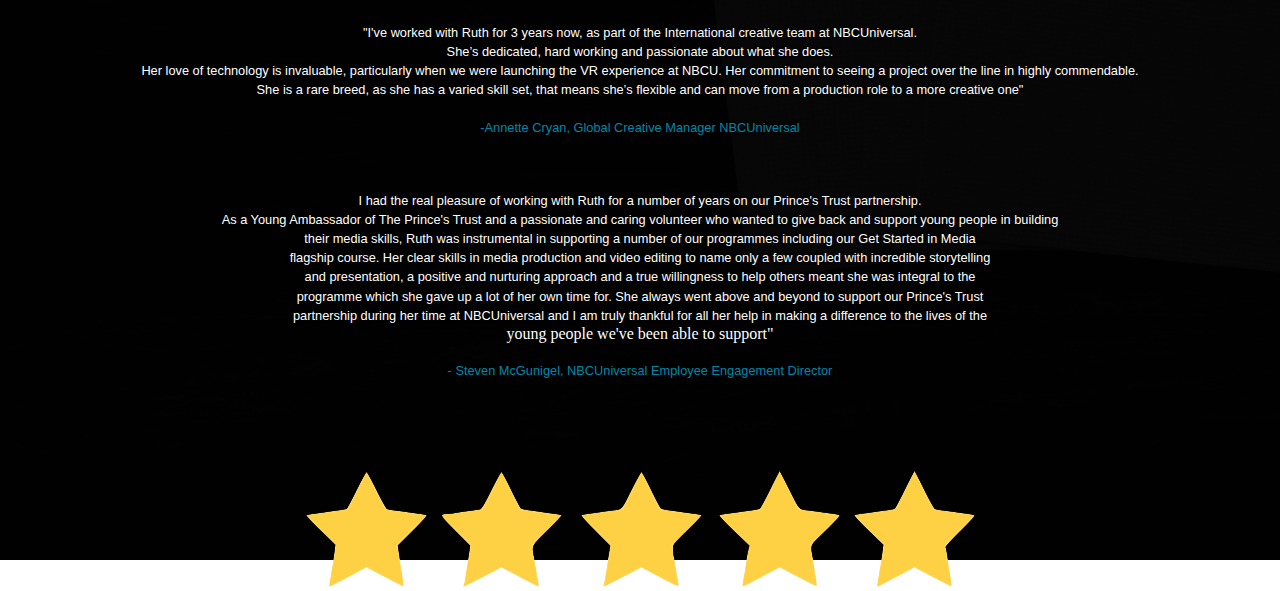
<file: reviews.html>
<!DOCTYPE html>
<head>
    <meta charset="utf-8">
    <meta http-eqiv="X-UA-Compatible" content="IT=edge">
    <title>Ruth Reviews</title>

    <meta name = "viewport" content="width=device-width, initial scale=1.0">
    <link rel="stylesheet" href="styles.css">
</head>
<body>
    <header>
        <img class="logo" src="logo.png" alt="logo">
        <nav>
            <ul class="nav_links">
                <li><a href="index.html">HOME</a></li>
                <li><a href="about.html">ABOUT</a></li>
                <li><a href="creative.html">CREATIVE</a></li>
                <li><a href="production.html">PRODUCTION</a></li>
                <li><a href="reviews.html">REVIEWS</a></li>
                <li><a href="contact.html">CONTACT</a></li>         
            </ul>
        </nav>
        <!-- <a class="cta" href="#"><button>Say Hello</button></a> I didn't like the button so took it out but kept the code 
        incase I wanted a button anywhere else! -->
</header>
    
<div class="hero">
    <div class="centerLogo">
        <img src="hello.png" alt="hello">
        <h2> Is it me you're looking for?</h2>
      </div>
</div>
        <div class="reviews2">
        <h2>REVIEWS</h2>
        <h3>ALL THE GOOD STUFF!</h3>
        <br>
        <br>
        <br>
        <h4>"Ruth is one of the most motivated and passionate colleagues I've had the pleasure to work with.<br>
            She is resourceful, creative, and always willing to go the extra mile. We were very proud and very lucky to have her on our team"<br>
            <br>
            <h5>- Mehrad Noori, Emmy Nominated XR Producer</h4>
        <br>
        <br>
        <br>
        <h4>It has been a pleasure working with Ruth. Not only does she do her work to an excellent standard <br>but she is always willing to
            go the extra mile and come up with creative ways to solve a problem or do things differently"<br>
            <br>
           <h5>- Michael Salmon, Head of Immersive Technologies, NBCUniversal</h5>
        <br>
        <br>
        <br>
        <h4>"Ruth is both wonderfully creative and incredibly organised.<br>
            Working in a dual role, she manages both sides effectively, and with a calm manner, as it can be often stressful and demanding.<br>
            But you wouldn’t know while working with Ruth as she just gets on with the job at hand and is wonderfully pleasant to deal with.<br>
            She works incredibly hard and puts in the hours and effort to complete the projects that come her way. And always with minimal fuss"<br></h4>
            <br>
            <h5>-David Morrish, Director of Production NBCUniversal</h5>
            <br>
            <br>
            <br>
        <h4>A can-do problem solver with a keen eye for creative detail, Ruth thrives under
            pressure and delivers when the stakes are high.<br> With a hard-to-come-by skill-set, she has enviable experience in both
            shoot-production and post, as well as very good working knowledge of Premiere, After Eects, Photoshop, and C4D.<br>
            She is highly personable, extremely hard-working, and very talented. I look forward to seeing her develop her career”<br></h4>
            <br>
            <h5>-Radka Mincheva, Production Manager at NBCUniversal, Inc</h5>
            <br>
            <br>
            <br>
        <h4>“It has been a pleasure to get to know Ruth over the years at NBCU and to watch her develop in her career.<br>
            Definitely someone who puts huge energy and dedication into everything she does; Ruth is an ambassador and a great role mode”<br></h4>
            <br>
            <h5>- Jennifer LawlorSVP DreamWorks Networks and Marketing"</h5>
            <br>
            <br>
            <br>
        <h4>"I've worked with Ruth for 3 years now, as part of the International creative team at NBCUniversal.<br>
            She’s dedicated, hard working and passionate about what she does.<br> Her love of technology is invaluable, particularly
            when we were launching the VR experience at NBCU. Her commitment to seeing a project over the line in highly commendable.<br>
            She is a rare breed, as she has a varied skill set, that means she’s flexible and can move from a production role to a more creative one"</h4>
            <br>
            <h5>-Annette Cryan, Global Creative Manager NBCUniversal</h5>
            <br>
            <br>
            <br>
        <h4> I had the real pleasure of working with Ruth for a number of years on our Prince's Trust partnership.<br>As a Young Ambassador
            of The Prince's Trust and a passionate and caring volunteer who wanted to give back and support young people in building<br>
            their media skills, Ruth was instrumental in supporting a number of our programmes including our Get Started in Media<br>
            flagship course. Her clear skills in media production and video editing to name only a few coupled with incredible storytelling<br>
            and presentation, a positive and nurturing approach and a true willingness to help others meant she was integral to the<br>
            programme which she gave up a lot of her own time for. She always went above and beyond to support our Prince's Trust<br>
            partnership during her time at NBCUniversal and I am truly thankful for all her help in making a difference to the lives of the<br></h4>
            young people we've been able to support"<br>
            <br>
            <h5>- Steven McGunigel, NBCUniversal Employee Engagement Director</h5>
        <br>
        <br>
        <br>
        <br>
        <br>
        <img src="5 stars.png" alt="5 gold stars">
        
        
        </div>
        
        </body>
        
        </html>
</file>
<file: styles.css>
@import url('https://fonts.googleapis.com/css?family=montserrat:500');



* {
    margin: 0;
    padding: 0;

  } 

html, body {
    height: 100%;
}
#container {
    min-height: 100%;
}

.main{
    overflow: auto;
    padding-bottom: 50px;
}

#footer {
    background-color: #0088a9;
    position: bottom;
    height: 50px;
    margin-top: -100px;
    clear: both;
}


h1 {
    font-size: 8vw;
    color: #ffffff;
    background-color: none; 
    font-family: "monserrat", sans-serif;

}

h2 {
    font-size: 2vw;
    color: #ffffff;
    background-color: none; 
    font-family: "monserrat", sans-serif;
    font-weight: 700;
    text-align: center;
}

h3 {
    font-size: 1.5vw;
    color: #ffffff;
    background-color: none; 
    font-family: "monserrat", sans-serif;
    font-weight: 500;
    text-align: center;
}

P {
    font-size: 1vw;
    color: #ffffff;
    background-color: none; 
    font-family: "monserrat", sans-serif;
    font-weight: 300;
    text-align: center;
    line-height: 1.5
}

h4 {
    font-size: 1vw;
    color: #ffffff;
    background-color: none; 
    font-family: "monserrat", sans-serif;
    font-weight: 300;
    text-align: center;
    line-height: 1.5
}

h5 {
    font-size: 1vw;
    color: #0088a9;
    background-color: none; 
    font-family: "monserrat", sans-serif;
    font-weight: 300;
    text-align: center;
    line-height: 1.5
}

header {
    box-sizing: border-box;
    margin:0;
    padding:0;
    background-color: #000000;
}

li, a, button {
    font-family: "monserrat", sans-serif;
    font-weight: 500;
    font-size: 16px;
    color: #edf0f1;
    text-decoration: none;
    z-index: 9999;
    
}

header {
    position: fixed;
    width: 100%;
    display: flex;
    justify-content: space-between;
    align-items: center;
    padding: 30px 10%;
    z-index: 9999;
  
}

.logo {
    cursor: pointer;
    width:80px;
    height: 50px;

}

.nav_links{
    list-style:none;
}

.nav_links li{
    display:inline-block;
    padding:0px 20px;
}

.nav_links li a{
    transition: all o.3s ease 0s;
}

.nav_links li a:hover {
    transition: all o.3s ease 0s;
    color: #0088a9
}

button {
    padding: 9px 25px;
    background-color: rgba(0, 136,169, 1);
    border: none;
    border-radius:10px;
    cursor: pointer;
    transition: all 0.3s ease 0s;
} */

button:hover {
    background-color: rgba(0, 136,169, 0.8)
}

.hero {
    width: 100%;
    height:80vh;
    background-image: url(ruth3.png);
    background-size: cover;
    background-position: center;
}

.centerLogo {
    background-image: url(hello.png);
    position: absolute;
    top: 50%; left: 50%;
    transform: translate(-50%, -80%);
    background-repeat: no-repeat;
}


.memyselfandi {
    position: relative;
    top:100%;
    height: 90vh;
    padding-top:10vh;
    text-align: center;
    color: white;
    text-shadow: 0 0 3px #000;
    background-image: url(keyboard.png);
    background-size: cover;
}

.creative {
    position: relative;
    top:100%;
    height: 200vh;
    padding-top:10vh;
    padding-bottom: 10vh;
    text-align: center;
    color: white;
    text-shadow: 0 0 3px #000;
    background-image: url(ruth3.png);
    background-size: cover;
}


.iframe-container{
    position: relative;
    align-content: left;
    height: 80vh;
    width: 100%;
    padding-bottom: 56.25%; 
    height: 0;
  }
  .iframe-container iframe{
    position: absolute;
    top:0;
    left: 0;
    width: 100%;
    height: 100%;
  }



.production {
    position: relative;
    top:9%;
    height: 190vh;
    padding-top:10vh;
    text-align: center;
    color: white;
    text-shadow: 0 0 3px #000;
    background-image: url(production.png);
    background-size: cover;
}

.production2 {
    position: relative;
    top:100%;
    height: 150vh;
    padding-top:10vh;
    text-align: center;
    color: white;
    text-shadow: 0 0 3px #000;
    background-image: url(production2.png);
    background-size: cover;
}


.reviews {
    position: relative;
    top:9%;
    height: 170vh;
    padding-top:10vh;
    text-align: center;
    color: white;
    text-shadow: 0 0 3px #000;
    background-image: url(reviews.png);
    background-size: cover;
}

.reviews2 {
    position: relative;
    top:0%;
    height: 150vh;
    padding-top:10vh;
    text-align: center;
    color: white;
    text-shadow: 0 0 3px #000;
    background-image: url(reviews2.png);
    background-size: cover;
}
.contact {
    position: relative;
    top:9%;
    height: 60vh;
    padding-top:10vh;
    text-align: center;
    color: white;
    text-shadow: 0 0 3px #000;
    background-image: url(phone.png);
    background-size: cover;
}
.contact2 {
    position: relative;
    top:100%;
    height: 60vh;
    padding-top:10vh;
    text-align: center;
    color: white;
    text-shadow: 0 0 3px #000;
    background-image: url(phone.png);
    background-size: cover;
}
.linkedin {
    text-align: center;
   
}

.instagram {
    text-align: center;
   
}






/* #divRight {

    width: 45%;
    float: right;
    padding: 20px;
}

#divLeft {
    width: 45%;
    float:left;
    padding: 20px;
} */



/* .hello {
    display: flex;
    justify-content: center;
    width:700px;
    position: absolute;
    top: 50%;
    left: 50%;

} */

/* .content {
    display:flex;
    position: absolute;
    justify-content: center;
    color: #ffffff;
    font-size: 1em;
    font-family: "monserrat", sans-serif;
    
} */
</file>
